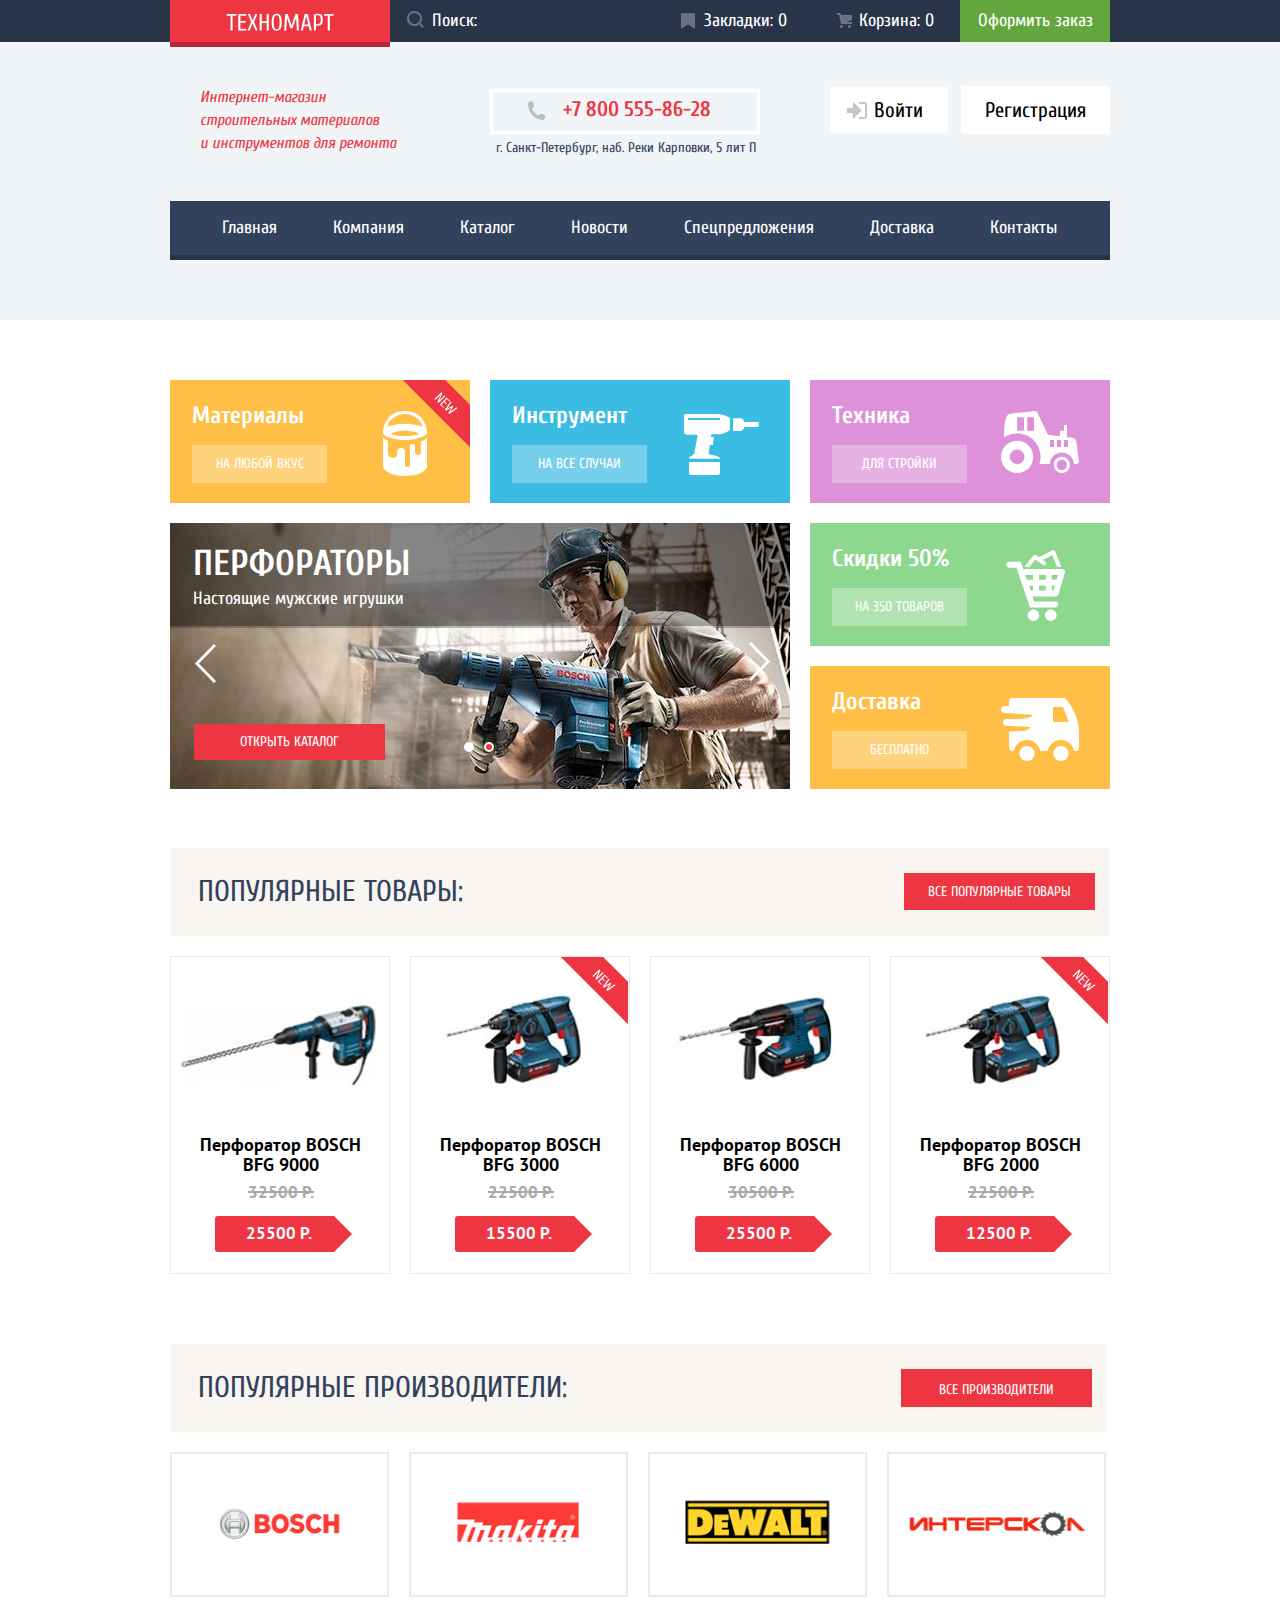
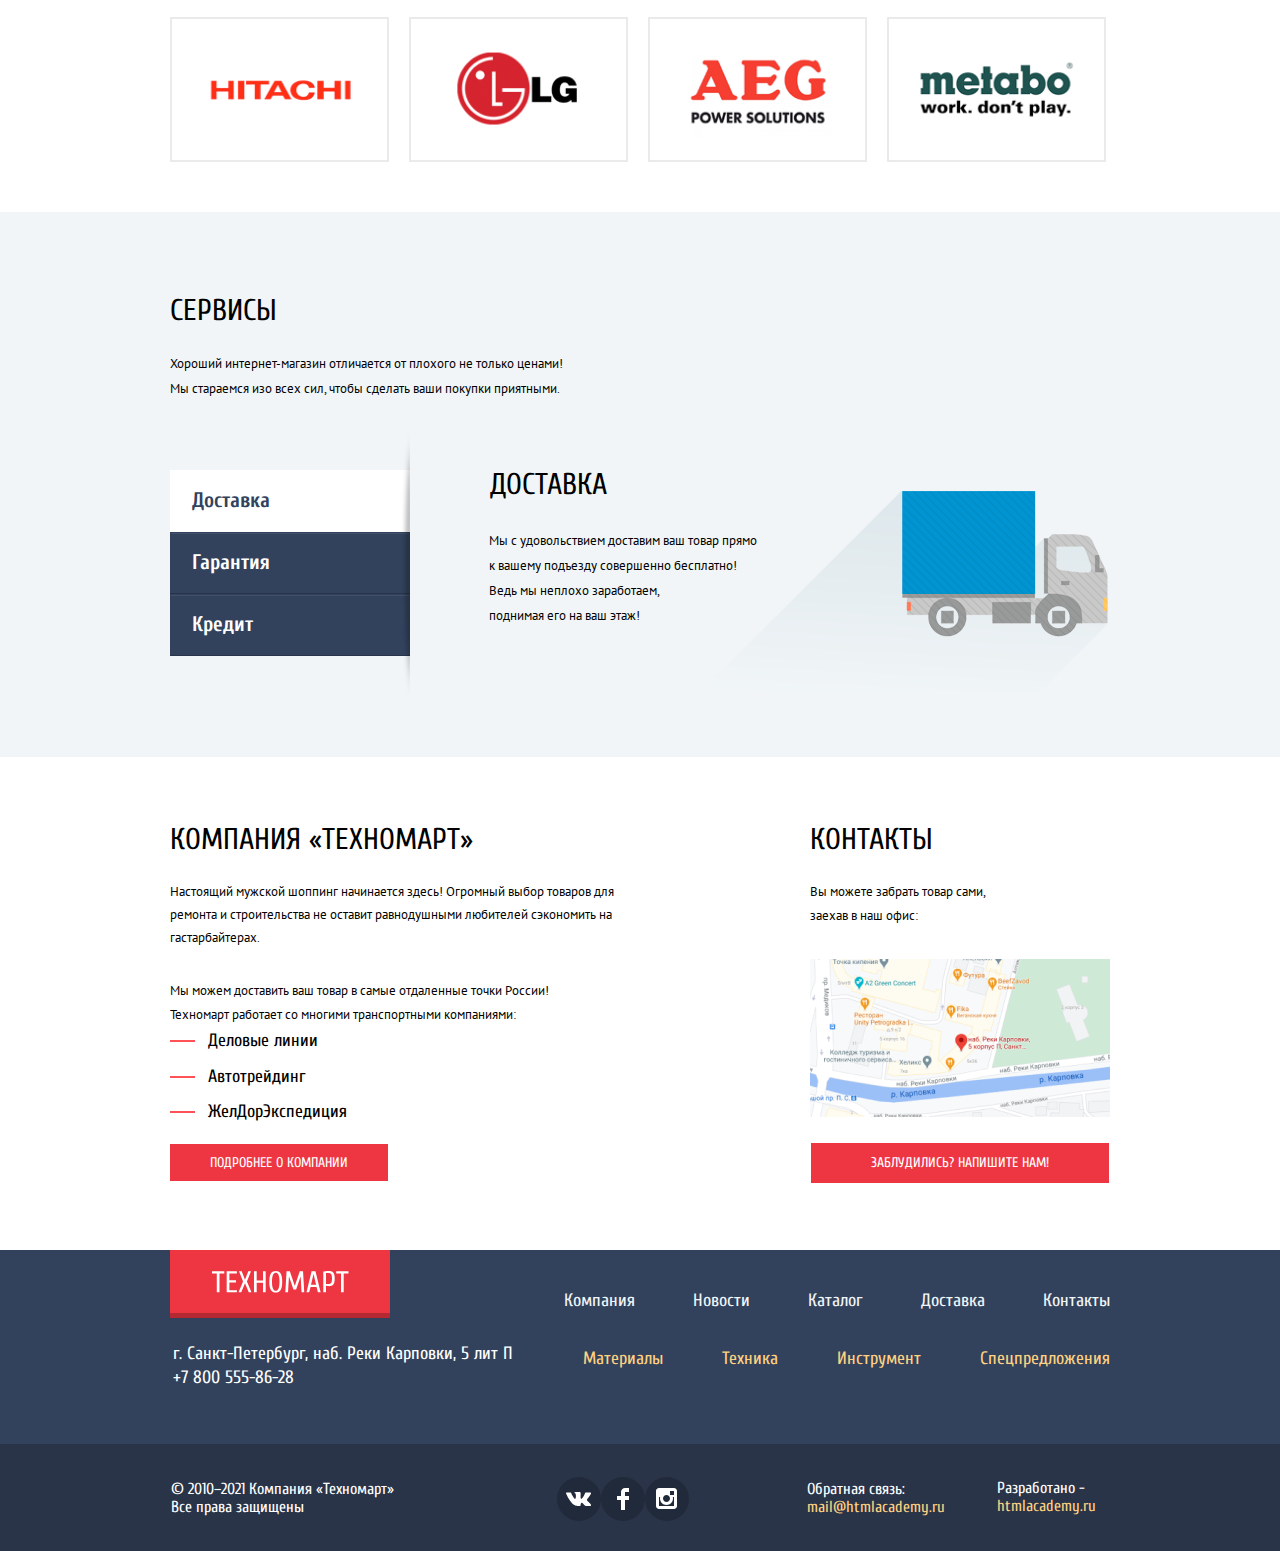
<file: index.html>
<!DOCTYPE html>
<html class="page" lang="ru">
  <head>
    <meta charset="utf-8">
    <title>HTML Academy: Техномарт</title>
    <link rel="preconnect" href="https://fonts.gstatic.com">
    <link
      href="https://fonts.googleapis.com/css2?family=PT+Sans:wght@400;700&display=swap"
      rel="stylesheet">
    <link rel="preconnect" href="https://fonts.gstatic.com">
    <link
      href="https://fonts.googleapis.com/css2?family=Cuprum:ital,wght@0,400;0,700;1,400;1,700&display=swap"
      rel="stylesheet">
    <link href="css/normalize.css" rel="stylesheet">
    <link href="css/style.min.css" rel="stylesheet">
    <link rel="icon" href="favicon.ico" >
    <link rel="icon" href="img/favicon/icon.svg" type="image/svg+xml" >
    <link rel="apple-touch-icon" href="img/favicon/180.png" >
    <link rel="manifest" href="manifest.webmanifest" >
  </head>
  <body class="body">
    <header class="main-header">
      <section class="upper-header">
        <div class="wrapper menu-upper">
          <a class="logo" href="index.html">
            <img
            class="logo-text"
            src="img/other/logo-technomart-transparent.svg"
            alt="Логотип Техномарт"
            width="108"
            height="18"/></a>
          <form class="search">
            <label for="search"></label>
            <input class="search-input" type="search" id="search" placeholder="Поиск:" />
            <button class="search-button" type="submit">Поиск</button>
          </form>
          <a class="menu bookmark" href="blank.html">Закладки: 0</a>
          <a class="menu cart" href="blank.html">Корзина: 0</a>
          <a class="menu catalog-button-green" href="blank.html">Оформить заказ</a>
        </div>
      </section>
      <div class="wrapper middle-header">
        <div class="wrapper company-inf">
          <p class="head-information">
            Интернет-магазин строительных материалов <br>
            и инструментов для ремонта
          </p>
          <div class="address">
            <a class="telephone-number" href="tel:+78005558628" >+7 800 555-86-28</a>
            <p class="text-address">
              г. Санкт-Петербург, наб. Реки Карповки, 5 лит П
            </p>
          </div>
          <div class="entering-buttons">
            <a class="entering enter" href="blank.html">Войти</a>
            <a class="entering registration" href="blank.html">Регистрация</a>
          </div>
        </div>
        <nav class="navigation wrapper">
          <a href="index.html">Главная</a>
          <a href="blank.html">Компания</a>
          <a href="catalog.html">Каталог</a>
          <a href="blank.html">Новости</a>
          <a href="blank.html">Спецпредложения</a>
          <a href="blank.html">Доставка</a>
          <a href="blank.html">Контакты</a>
        </nav>
      </div>
    </header>
    <main>
      <section class="wrapper">
        <div class="grid-blocks">
          <article class="blocks-materials">
            <h3 class="blocks-name">Материалы</h3>
            <a class="blocks-button" href="catalog.html">На любой вкус</a>
            <p class="new"></p>
          </article>
          <article class="blocks-instruments">
            <h3 class="blocks-name">Инструмент</h3>
            <a class="blocks-button" href="catalog.html">На все случаи</a>
          </article>
          <article class="blocks-technicks">
            <h3 class="blocks-name">Техника</h3>
            <a class="blocks-button" href="catalog.html">Для стройки</a>
          </article>
          <div class="slider">
            <article class="slider-perf">
              <header class="slider-perf-title">
                <h3 class="slider-perf-name">Перфораторы</h3>
                <h4 class="slider-perf-subtitle">Настоящие мужские игрушки</h4>
              </header>
              <a class="catalog-button-red btn-catalog" href="catalog.html">Открыть каталог</a>
            </article>
            <article class="slider-drill">
              <header class="slider-drill-title">
                <h3 class="slider-drill-name">Дрели</h3>
                <h4 class="slider-drill-subtitle">Соседям на радость!</h4>
              </header>
              <a class="catalog-button-red btn-catalog" href="catalog.html">Открыть каталог</a>
            </article>
            <div class="controls-arrows">
              <button type="button" class="slider-arrow-left">Назад</button>
              <button type="button" class="slider-arrow-right">Вперёд</button>
            </div>
            <div class="controls-dots">
              <button type="button" class="slider-dot">Переключатель</button>
              <button type="button" class="slider-dot dot-active">Переключатель</button>
            </div>
          </div>
          <article class="blocks-sale">
            <h3 class="blocks-name">Скидки 50%</h3>
            <a class="blocks-button" href="catalog.html">На 350 товаров</a>
          </article>
          <article class="blocks-delivery">
            <h3 class="blocks-name">Доставка</h3>
            <a class="blocks-button" href="catalog.html">Бесплатно</a>
          </article>
        </div>
        <div class="grid-items">
          <header class="header">
            <h2 class="header-name">Популярные товары:</h2>
            <a class="catalog-button-red btn-items" href="catalog.html">Все популярные товары</a>
          </header>
          <article class="catalog-item">
            <div class="card-hover">
              <a class="hover-button hover-buy" href="#">Купить</a>
              <a class="hover-button hover-cart" href="#">В закладки</a>
            </div>
            <a class="catalog-ref" href="blank.html">
              <img
                class="catalog-image"
                src="img/perforators/perf-9000.jpg"
                width="218"
                height="165"
                alt="Перфоратор BOSCH-9000"/>
              <h3 class="catalog-name">
                Перфоратор BOSCH<br />
                BFG 9000
              </h3>
            </a>
            <p class="catalog-old-price">32500 Р.</p>
            <a class="catalog-button-arrow" href="blank.html">25500 р.</a>
          </article>
          <article class="catalog-item">
            <div class="card-hover">
              <a class="hover-button hover-buy" href="#">Купить</a>
              <a class="hover-button hover-cart" href="#">В закладки</a>
            </div>
            <a class="catalog-ref" href="blank.html">
              <div>
                <img
                  class="catalog-image"
                  src="img/perforators/perf-3000.jpg"
                  width="218"
                  height="165"
                  alt="Перфоратор BOSCH-3000"/>
                <p class="catalog-new"></p>
              </div>
              <h3 class="catalog-name">
                Перфоратор BOSCH<br />
                BFG 3000
              </h3>
            </a>
            <p class="catalog-old-price">22500 Р.</p>
            <a class="catalog-button-arrow" href="blank.html">15500 р.</a>
          </article>
          <article class="catalog-item">
            <div class="card-hover">
              <a class="hover-button hover-buy" href="#">Купить</a>
              <a class="hover-button hover-cart" href="#">В закладки</a>
            </div>
            <a class="catalog-ref" href="blank.html">
              <img
                class="catalog-image"
                src="img/perforators/perf-6000.jpg"
                width="218"
                height="165"
                alt="Перфоратор BOSCH-6000"/>
              <h3 class="catalog-name">
                Перфоратор BOSCH<br />
                BFG 6000
              </h3>
            </a>
            <p class="catalog-old-price">30500 Р.</p>
            <a class="catalog-button-arrow" href="blank.html">25500 р.</a>
          </article>
          <article class="catalog-item">
            <div class="card-hover">
              <a class="hover-button hover-buy" href="#">Купить</a>
              <a class="hover-button hover-cart" href="#">В закладки</a>
            </div>
            <a class="catalog-ref" href="blank.html">
              <div>
                <img
                  class="catalog-image"
                  src="img/perforators/perf-2000.jpg"
                  width="218"
                  height="165"
                  alt="Перфоратор BOSCH-2000"/>
                <p class="catalog-new"></p>
              </div>
              <h3 class="catalog-name">
                Перфоратор BOSCH<br />
                BFG 2000
              </h3>
            </a>
            <p class="catalog-old-price">22500 Р.</p>
            <a class="catalog-button-arrow" href="blank.html">12500 р.</a>
          </article>
        </div>
        <div class="grid-producers">
          <header class="header">
            <h2 class="header-name">Популярные производители:</h2>
            <a class="catalog-button-red btn-producers" href="blank.html">Все производители</a>
          </header>
          <a href="blank.html"><img
              class="producers"
              src="img/partners-logo/bosh.png"
              width="220"
              height="145"
              alt="BOSCH"/></a>
          <a href="blank.html"><img
              class="producers"
              src="img/partners-logo/makita.png"
              width="220"
              height="145"
              alt="Makita"/></a>
          <a href="blank.html"><img
              class="producers"
              src="img/partners-logo/dewalt.png"
              width="220"
              height="145"
              alt="DeWalt"/></a>
          <a href="blank.html"><img
              class="producers"
              src="img/partners-logo/interskol.png"
              width="220"
              height="145"
              alt="ИНТЕРСКОЛ"/></a>
          <a href="blank.html"><img
              class="producers"
              src="img/partners-logo/hitachi.png"
              width="220"
              height="145"
              alt="Hitachi"/></a>
          <a href="blank.html"><img
              class="producers"
              src="img/partners-logo/lg.png"
              width="220"
              height="145"
              alt="lg"/></a>
          <a href="blank.html"><img
              class="producers"
              src="img/partners-logo/aeg.png"
              width="220"
              height="145"
              alt="AEG"/></a>
          <a href="blank.html"><img
              class="producers"
              src="img/partners-logo/metabo.png"
              width="220"
              height="145"
              alt="Metabo"/></a>
        </div>
      </section>
      <section class="services">
        <div class="services-main wrapper">
          <div class="services-main-header">
            <h2 class="services-header">Сервисы</h2>
            <p class="services-header-text">
              Хороший интернет-магазин отличается от плохого не только ценами!
              <br />
              Мы стараемся изо всех сил, чтобы сделать ваши покупки приятными.
            </p>
          </div>
          <div class="services-description">
            <div class="services-buttons">
              <button class="services-button service-active" type="button">
                Доставка
              </button>
              <button class="services-button" type="button">Гарантия</button>
              <button class="services-button" type="button">Кредит</button>
            </div>
            <dl class="delivery-dl">
              <dt class="services-header">Доставка</dt>
              <dd class="services-text">
                Мы с удовольствием доставим ваш товар прямо <br />
                к вашему подъезду совершенно бесплатно! <br />Ведь мы неплохо
                заработаем, <br />поднимая его на ваш этаж!
              </dd>
            </dl>
            <dl class="guarantee-dl">
              <dt class="services-header">Гарантия</dt>
              <dd class="services-text">
                Если купленный у нас товар поломается или заискрит, а также в
                случае пожара, спровоцированного его возгоранием, вы всегда
                можете быть уверены в нашей гарантии. Мы обменяем сгоревший
                товар на новый. Дом уж восстановите как-нибудь сами.
              </dd>
            </dl>
            <dl class="credit-dl">
              <dt class="services-header">Кредит</dt>
              <dd class="services-text">
                Залезть в долговую яму стало проще! Кредитные консультанты
                придут вам на помощь.
                <a class="catalog-button-red btn-send" href="blank.html">Отправить заявку</a>
              </dd>
            </dl>
          </div>
        </div>
      </section>
      <section class="contacts wrapper">
        <div>
          <h2 class="contacts-header">Компания «Техномарт»</h2>
          <p class="contacts-paragraph-shopping">
            Настоящий мужской шоппинг начинается здесь! Огромный выбор товаров
            для ремонта и строительства не оставит равнодушными любителей
            сэкономить на гастарбайтерах.
          </p>
          <p class="contacts-paragraph-delivery">
            Мы можем доставить ваш товар в самые отдаленные точки России!
            <br />Техномарт работает со многими транспортными компаниями:
          </p>
          <ul class="list">
            <li class="list-name li-business-lines">Деловые линии</li>
            <li class="list-name li-autotrading">Автотрейдинг</li>
            <li class="list-name li-expedition">ЖелДорЭкспедиция</li>
          </ul>
          <a class="catalog-button-red btn-company" href="blank.html">Подробнее о компании</a>
        </div>
        <div class="service-contacts">
          <h2 class="contacts-header">Контакты</h2>
          <p class="text">
            Вы можете забрать товар сами,<br />заехав в наш офис:
          </p>
          <a href="https://2gis.ru/spb">
          <img
            class="img-map"
            src="img/other/map-small.png"
            alt="Изображение карты"
            width="300"
            height="158"/></a>
          <a class="catalog-button-red btn-contacts" href="blank.html" >Заблудились? Напишите нам!</a>
        </div>
      </section>
    </main>
    <footer class="main-footer">
      <section class="footer-wrapper upper-footer">
        <a class="footer-logo" href="index.html">
          <img
            class="logo-text"
            src="img/other/logo-technomart-transparent.svg"
            alt="Логотип Техномарт"
            width="138"
            height="23"/></a>
        <div class="nav-white">
          <a href="blank.html">Компания</a>
          <a href="blank.html">Новости</a>
          <a href="catalog.html">Каталог</a>
          <a href="blank.html">Доставка</a>
          <a href="blank.html">Контакты</a>
        </div>
      </section>
      <section class="footer-wrapper">
        <p class="text-footer">
          г. Санкт-Петербург, наб. Реки Карповки, 5 лит П <br />+7 800 555-86-28
        </p>
        <div class="nav-yellow">
          <a href="blank.html">Материалы</a>
          <a href="blank.html">Техника</a>
          <a href="blank.html">Инструмент</a>
          <a href="blank.html">Спецпредложения</a>
        </div>
      </section>
      <section class="bottom-footer">
        <section class="wrapper upper-footer">
          <p class="footer-cite">
            &copy; 2010–2021 Компания «Техномарт» <br />Все права защищены
          </p>
          <div class="socials">
            <a class="socials vk" href="#">Вконтакте</a>
            <a class="socials fb" href="#">Фейсбук</a>
            <a class="socials insta" href="#">Инстаграм</a>
          </div>
          <div class="developing">
            <div class="feedback">
              <p class="text-ref">
                Обратная связь:<br />
                <a class="text-ref ref" href="mail@htmlacademy.ru">mail@htmlacademy.ru</a>
              </p>
            </div>
            <div class="developed">
              <p class="text-ref">
                Разработано - <br />
                <a class="text-ref ref" href="https://htmlacademy.ru/intensive/htmlcss">htmlacademy.ru</a>
              </p>
            </div>
          </div>
        </section>
      </section>
    </footer>

    <section class="modal-form">
      <form
        class="form-for-sending"
        action="https://echo.htmlacademy.ru"
        method="post">
        <div class="contacts-form">
          <p class="yourname">
            <label class="title-name" for="appointment-name">Ваше имя</label>
            <input
              class="fill-name"
              id="appointment-name"
              type="text"
              name="name"
              placeholder="Имя Фамилия"/>
          </p>
          <p class="youremail">
            <label class="title-name" for="appointment-email">Ваш e-mail</label>
            <input
              class="fill-email"
              id="appointment-email"
              type="text"
              name="name"
              placeholder="email@example.com"/>
          </p>
        </div>
        <p class="yourletter">
          <label class="title-name" for="appointment-text">Текст письма</label>
          <textarea
            class="fill-text"
            name="comment"
            id="appointment-text"
            rows="5"
            placeholder="В свободной форме"></textarea>
        </p>
      </form>
      <section class="button-form-area">
        <button class="catalog-button-red btn-form-send" type="submit">
          Отправить
        </button>
      </section>
      <button class="close-form" type="button">Закрыть</button>
    </section>
    <section class="modal-map">
      <button class="close-form" type="button">Закрыть</button>
      <iframe src="https://www.google.com/maps/embed?pb=!1m18!1m12!1m3!1d1996.8180266155737!2d30.315192316187943!3d59.968341981886965!2m3!1f0!2f0!3f0!3m2!1i1024!2i768!4f13.1!3m3!1m2!1s0x4696315bc4e8ce61%3A0x74d4f0cbfe1fd995!2z0L3QsNCxLiBQ0LXQutC4INCa0LDRgNC_0L7QstC60LgsIDUg0LrQvtGA0L_Rg9GBINCfLCDQodCw0L3QutGCLdCf0LXRgtC10YDQsdGD0YDQsywgMTk3MDIy!5e0!3m2!1sru!2sru!4v1626601489027!5m2!1sru!2sru" width="600" height="450" style="border:0;" allowfullscreen="" loading="lazy"></iframe>
      <img
        class="img-modal-map"
        src="img/other/bigmap.png"
        alt="г. Санкт-Петербург, наб. Реки Карповки, 5 лит. П"
        width="943"
        height="449"/>
    </section>
    <section class="modal-item-added">
      <section class="item-area">
        <h2 class="item-in-cart">Товар добавлен в корзину!</h2>
      </section>
      <section class="modal-catalog-area">
        <a class="catalog-button-red btn-make-order" href="blank.html"
          >Оформить заказ</a>
        <a class="catalog-button-white btn-cont-buy" href="blank.html">Продолжить покупки</a>
      </section>
      <button class="close-form" type="button">Закрыть</button>
    </section>
    <script src="js/script.min.js"></script>
  </body>
</html>
</file>
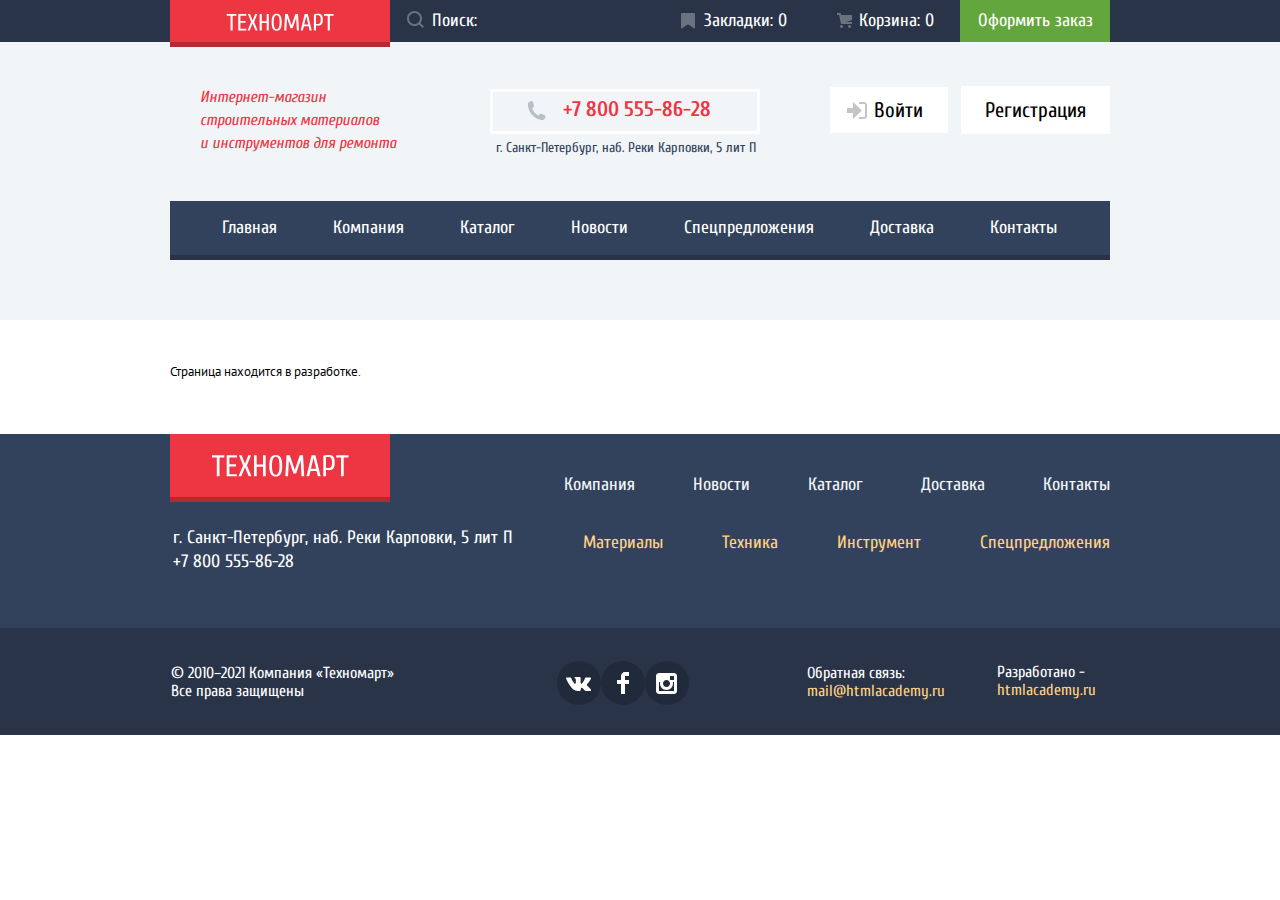
<file: blank.html>
<!DOCTYPE html>
<html class="page" lang="ru">
  <head>
    <meta charset="utf-8">
    <title>HTML Academy: Техномарт</title>
    <link rel="preconnect" href="https://fonts.gstatic.com">
    <link
      href="https://fonts.googleapis.com/css2?family=PT+Sans:wght@400;700&display=swap"
      rel="stylesheet">
    <link rel="preconnect" href="https://fonts.gstatic.com">
    <link
      href="https://fonts.googleapis.com/css2?family=Cuprum:ital,wght@0,400;0,700;1,400;1,700&display=swap"
      rel="stylesheet">
    <link href="css/normalize.css" rel="stylesheet">
    <link href="css/style.min.css" rel="stylesheet">
    <link rel="icon" href="favicon.ico" >
    <link rel="icon" href="img/favicon/icon.svg" type="image/svg+xml" >
    <link rel="apple-touch-icon" href="img/favicon/180.png" >
    <link rel="manifest" href="manifest.webmanifest" >
  </head>
  <body class="body">
    <header class="main-header">
      <section class="upper-header">
        <div class="wrapper menu-upper">
          <a class="logo" href="index.html">
            <img
            class="logo-text"
            src="img/other/logo-technomart-transparent.svg"
            alt="Логотип Техномарт"
            width="108"
            height="18"/></a>
          <form class="search">
            <label for="search"></label>
            <input class="search-input" type="search" id="search" placeholder="Поиск:" />
            <button class="search-button" type="submit">Поиск</button>
          </form>
          <a class="menu bookmark" href="blank.html">Закладки: 0</a>
          <a class="menu cart" href="blank.html">Корзина: 0</a>
          <a class="menu catalog-button-green" href="blank.html">Оформить заказ</a>
        </div>
      </section>
      <div class="wrapper middle-header">
        <div class="wrapper company-inf">
          <p class="head-information">
            Интернет-магазин строительных материалов <br>
            и инструментов для ремонта
          </p>
          <div class="address">
            <a class="telephone-number" href="tel:+78005558628" >+7 800 555-86-28</a>
            <p class="text-address">
              г. Санкт-Петербург, наб. Реки Карповки, 5 лит П
            </p>
          </div>
          <div class="entering-buttons">
            <a class="entering enter" href="blank.html">Войти</a>
            <a class="entering registration" href="blank.html">Регистрация</a>
          </div>
        </div>
        <nav class="navigation wrapper">
          <a href="index.html">Главная</a>
          <a href="blank.html">Компания</a>
          <a href="catalog.html">Каталог</a>
          <a href="blank.html">Новости</a>
          <a href="blank.html">Спецпредложения</a>
          <a href="blank.html">Доставка</a>
          <a href="blank.html">Контакты</a>
        </nav>
      </div>
    </header>
    <main>
      <p class="wrapper">Страница находится в разработке.</p>
    </main>
    <footer class="main-footer">
      <section class="footer-wrapper upper-footer">
        <a class="footer-logo" href="index.html">
          <img
            class="logo-text"
            src="img/other/logo-technomart-transparent.svg"
            alt="Логотип Техномарт"
            width="138"
            height="23"/></a>
        <div class="nav-white">
          <a href="blank.html">Компания</a>
          <a href="blank.html">Новости</a>
          <a href="catalog.html">Каталог</a>
          <a href="blank.html">Доставка</a>
          <a href="blank.html">Контакты</a>
        </div>
      </section>
      <section class="footer-wrapper">
        <p class="text-footer">
          г. Санкт-Петербург, наб. Реки Карповки, 5 лит П <br />+7 800 555-86-28
        </p>
        <div class="nav-yellow">
          <a href="blank.html">Материалы</a>
          <a href="blank.html">Техника</a>
          <a href="blank.html">Инструмент</a>
          <a href="blank.html">Спецпредложения</a>
        </div>
      </section>
      <section class="bottom-footer">
        <section class="wrapper upper-footer">
          <p class="footer-cite">
            &copy; 2010–2021 Компания «Техномарт» <br />Все права защищены
          </p>
          <div class="socials">
            <a class="socials vk" href="#">Вконтакте</a>
            <a class="socials fb" href="#">Фейсбук</a>
            <a class="socials insta" href="#">Инстаграм</a>
          </div>
          <div class="developing">
            <div class="feedback">
              <p class="text-ref">
                Обратная связь:<br />
                <a class="text-ref ref" href="mail@htmlacademy.ru">mail@htmlacademy.ru</a>
              </p>
            </div>
            <div class="developed">
              <p class="text-ref">
                Разработано - <br />
                <a class="text-ref ref" href="https://htmlacademy.ru/intensive/htmlcss">htmlacademy.ru</a>
              </p>
            </div>
          </div>
        </section>
      </section>
    </footer>
  </body>
</html>
</file>
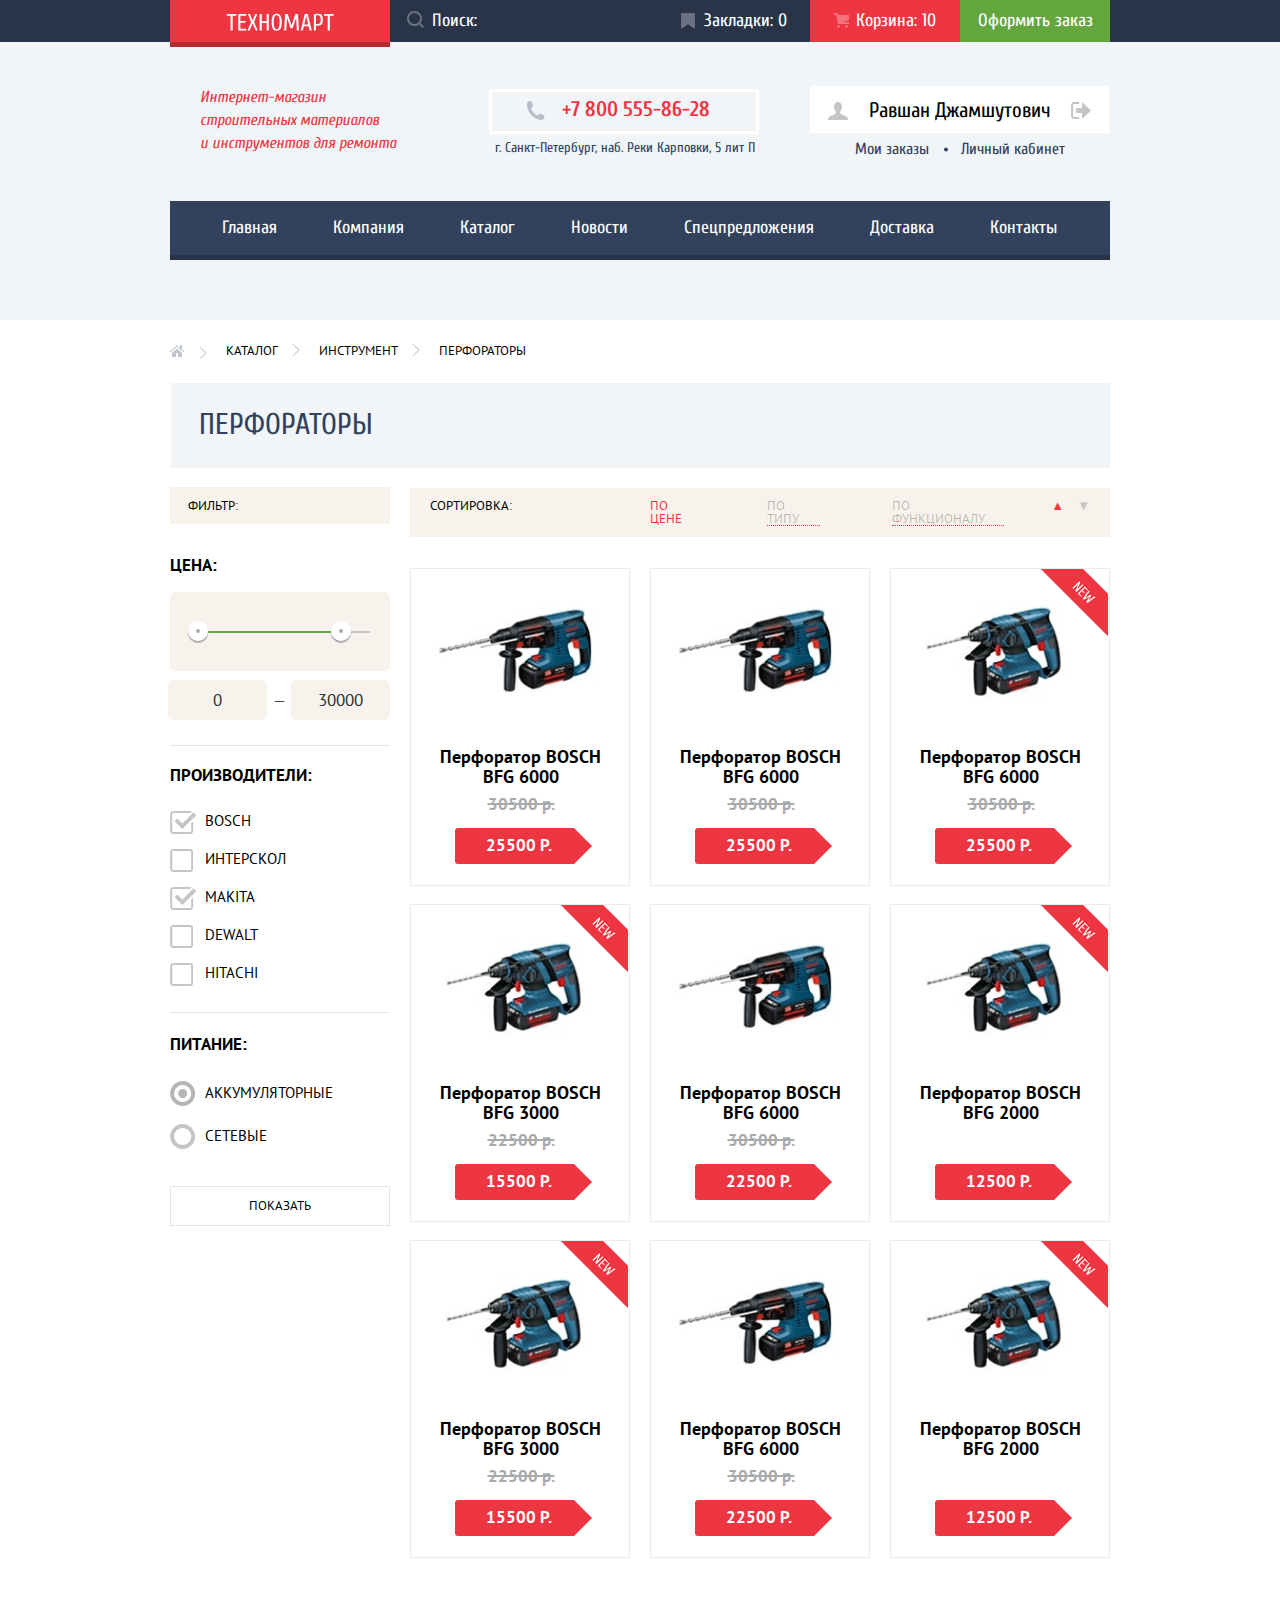
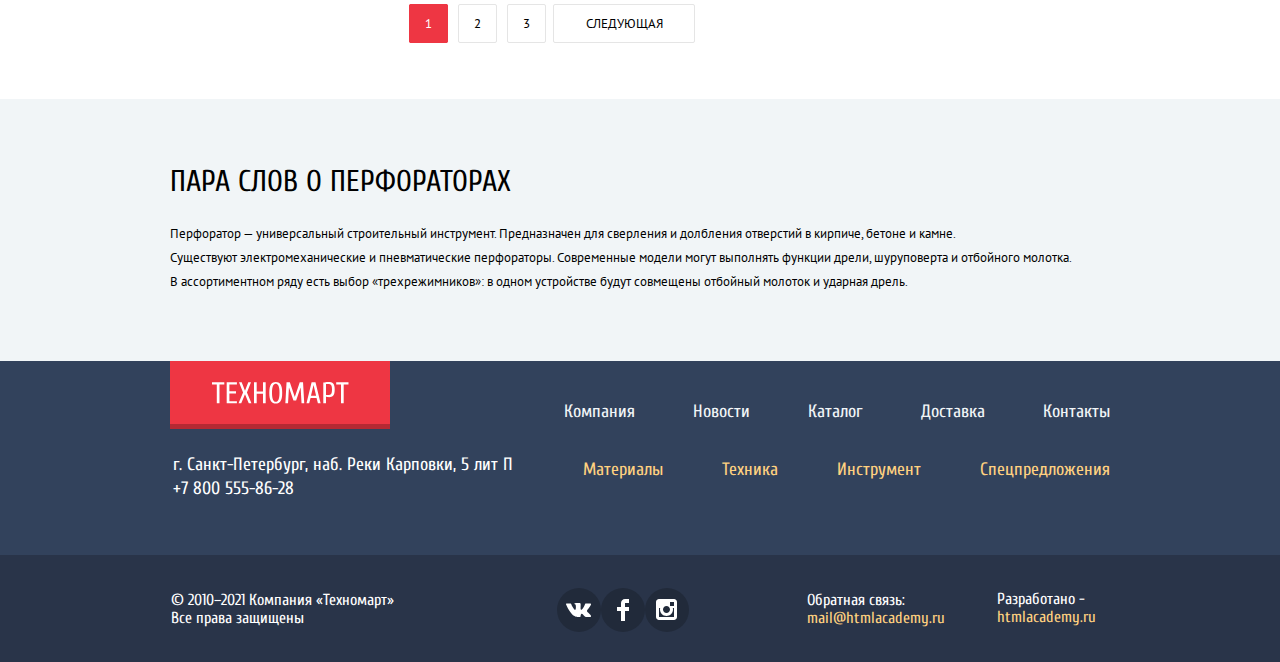
<file: catalog.html>
<!DOCTYPE html>
<html class="page" lang="ru">
  <head>
    <meta charset="utf-8">
    <title>Техномарт: Каталог</title>
    <link rel="preconnect" href="https://fonts.gstatic.com" >
    <link
      href="https://fonts.googleapis.com/css2?family=PT+Sans:wght@400;700&display=swap"
      rel="stylesheet">
    <link rel="preconnect" href="https://fonts.gstatic.com" >
    <link
      href="https://fonts.googleapis.com/css2?family=Cuprum:ital,wght@0,400;0,700;1,400;1,700&display=swap"
      rel="stylesheet">
    <link href="css/normalize.css" rel="stylesheet">
    <link href="css/style.min.css" rel="stylesheet">
    <link rel="icon" href="favicon.ico" >
    <link rel="icon" href="img/favicon/icon.svg" type="image/svg+xml" >
    <link rel="apple-touch-icon" href="img/favicon/180.png" >
    <link rel="manifest" href="manifest.webmanifest" >
  </head>
  <body class="body">
    <header class="main-header">
      <section class="upper-header">
        <div class="wrapper menu-upper">
          <a class="logo" href="index.html">
            <img
            class="logo-text"
            src="img/other/logo-technomart-transparent.svg"
            alt="Логотип Техномарт"
            width="108"
            height="18"/></a>
          <form class="search">
            <label for="search"></label>
            <input class="search-input" type="search" id="search" placeholder="Поиск:" />
            <button class="search-button" type="submit">Поиск</button>
          </form>
          <a class="menu bookmark" href="blank.html">Закладки: 0</a>
          <a class="menu cart-catalog" href="blank.html">Корзина: 10</a>
          <a class="menu catalog-button-green" href="blank.html">Оформить заказ</a>
        </div>
      </section>
      <div class="wrapper middle-header">
        <div class="wrapper company-inf">
          <p class="head-information">
            Интернет-магазин строительных материалов <br> и инструментов для ремонта
          </p>
          <div class="address-catalog">
            <a class="telephone-number" href="tel:+78005558628">+7 800 555-86-28</a>
            <p class="text-address">
              г. Санкт-Петербург, наб. Реки Карповки, 5 лит П
            </p>
          </div>
          <div class="account">
            <a class="entering header-user" href="blank.html">Равшан Джамшутович</a>
            <div class="myorders">
              <a class="user-information" href="blank.html">Мои заказы</a>
              <a class="user-information" href="blank.html">Личный кабинет</a>
            </div>
          </div>
        </div>
        <nav class="navigation wrapper">
          <a href="index.html">Главная</a>
          <a href="blank.html">Компания</a>
          <a href="blank.html">Каталог</a>
          <a href="blank.html">Новости</a>
          <a href="blank.html">Спецпредложения</a>
          <a href="blank.html">Доставка</a>
          <a href="blank.html">Контакты</a>
        </nav>
      </div>
    </header>
    <main>
      <div class="bread-crumbs wrapper">
        <a class="crumbs-home" href="index.html"></a>
        <a href="catalog.html">Каталог</a>
        <a href="catalog.html">Инструмент</a>
        <a href="catalog.html">Перфораторы</a>
      </div>
      <div class="wrapper">
        <header class="catalog-header">
          <h1 class="catalog-main-name">Перфораторы</h1>
        </header>
      </div>
      <div class="wrapper catalog-grid">
        <p class="filter-sort">Фильтр:</p>
        <aside class="aside-panel">
          <form class="aside-form" method="get" action="https://echo.htmlacademy.ru/">
            <div>
              <fieldset class="catalog-filter">
                <legend class="legend-price">Цена:</legend>
                <div class="range-filter">
                  <div class="range-controls">
                    <div class="scale">
                      <div
                        class="bar"
                        style="width: 73%; margin-left: 8%"></div>
                    </div>
                    <div
                      class="toggle toggle-min"
                      tabindex="0"
                      style="left: 8%"></div>
                    <div
                      class="toggle toggle-max"
                      tabindex="0"
                      style="left: 73%"></div>
                  </div>
                  <div class="price-controls">
                    <label class="min-price">
                      <input type="number" name="min-price" value="0" />
                    </label>
                    <span class="dash">&mdash;</span>
                    <label class="max-price">
                      <input type="number" name="max-price" value="30000" />
                    </label>
                  </div>
                </div>
              </fieldset>
              <fieldset class="manufacturers">
                <legend class="legend-price">Производители:</legend>
                <ul class="filter-positions">
                  <li class="filter-option">
                    <input
                      class="visually-hidden filter-input-checkbox"
                      type="checkbox"
                      name="bosh"
                      id="area1"
                      checked/>
                    <label class="filter-items" for="area1">BOSCH</label>
                  </li>
                  <li class="filter-option">
                    <input
                      class="visually-hidden filter-input-checkbox"
                      type="checkbox"
                      name="interscol"
                      id="area2"
                      value="ИНТЕРСКОЛ" />
                    <label class="filter-items" for="area2">ИНТЕРСКОЛ</label>
                  </li>
                  <li class="filter-option">
                    <input
                      class="visually-hidden filter-input-checkbox"
                      type="checkbox"
                      name="makite"
                      id="area3"
                      checked
                      value="MAKITA" />
                    <label class="filter-items" for="area3">MAKITA</label>
                  </li>
                  <li class="filter-option">
                    <input
                      class="visually-hidden filter-input-checkbox"
                      type="checkbox"
                      name="dewalt"
                      id="area4"
                      value="DEWALT" />
                    <label class="filter-items" for="area4">DEWALT</label>
                  </li>
                  <li class="filter-option">
                    <input
                      class="visually-hidden filter-input-checkbox checkbox-disabled"
                      type="checkbox"
                      name="hitachi"
                      id="area5"
                      value="HITACHI" />
                    <label class="filter-items" for="area5">HITACHI</label>
                  </li>
                </ul>
              </fieldset>
              <fieldset class="head-power">
                <legend class="legend-price">Питание:</legend>
                <ul class="filter-positions">
                  <li class="filter-option net-radio">
                    <input
                      class="visually-hidden filter-input-radio"
                      type="radio"
                      name="battery"
                      id="area6"
                      checked
                      value="Аккумуляторные" />
                    <label class="filter-items" for="area6"
                      >Аккумуляторные</label>
                  </li>
                  <li class="filter-option battery-radio">
                    <input
                      class="visually-hidden filter-input-radio"
                      type="radio"
                      name="battery"
                      id="area7"
                      value="Сетевые"/>
                    <label class="filter-items" for="area7">Сетевые</label>
                  </li>
                </ul>
              </fieldset>
              <button class="filter-show" type="submit">Показать</button>
            </div>
          </form>
        </aside>
        <p class="sort">
          Сортировка:
          <a class="sort-price active-price" href="#">По цене</a>
          <a class="type" href="#">По типу</a>
          <a class="function" href="#">По функционалу</a>
          <a class="arrow-up arrow-up-active " href="#"></a>
          <a class="arrow-down" href="#"></a>
        </p>
        <article class="catalog-item">
          <div class="card-hover">
            <a class="hover-button hover-buy" href="#">Купить</a>
            <a class="hover-button hover-cart" href="#">В закладки</a>
          </div>
          <a class="catalog-ref" href="blank.html">
            <img
              class="catalog-image"
              src="img/perforators/perf-6000.jpg"
              width="218"
              height="165"
              alt="Перфоратор BOSCH-6000" >
          </a>
          <h3 class="catalog-name">Перфоратор BOSCH BFG 6000</h3>
          <p class="catalog-old-price">30500 р.</p>
          <a class="catalog-button-arrow" href="blank.html">25500 Р.</a>
        </article>
        <article class="catalog-item">
           <div class="card-hover">
            <a class="hover-button hover-buy" href="#">Купить</a>
            <a class="hover-button hover-cart" href="#">В закладки</a>
          </div>
          <a class="catalog-ref" href="blank.html">
            <img
              class="catalog-image"
              src="img/perforators/perf-6000.jpg"
              width="218"
              height="165"
              alt="Перфоратор BOSCH-6000">
          </a>
          <h3 class="catalog-name">Перфоратор BOSCH BFG 6000</h3>
          <p class="catalog-old-price">30500 р.</p>
          <a class="catalog-button-arrow" href="blank.html">25500 Р.</a>
        </article>
        <article class="catalog-item catalog-item-active">
          <div class="card-hover">
            <a class="hover-button hover-buy" href="#">Купить</a>
            <a class="hover-button hover-cart" href="#">В закладки</a>
          </div>
          <a class="catalog-ref" href="blank.html">
            <div>
              <img
                class="catalog-image"
                src="img/perforators/perf-3000.jpg"
                width="218"
                height="165"
                alt="Перфоратор BOSCH-3000">
              <p class="catalog-new"></p>
            </div>
          </a>
          <h3 class="catalog-name">Перфоратор BOSCH BFG 6000</h3>
          <p class="catalog-old-price">30500 р.</p>
          <a class="catalog-button-arrow" href="blank.html">25500 Р.</a>
        </article>
        <article class="catalog-item">
          <div class="card-hover">
            <a class="hover-button hover-buy" href="#">Купить</a>
            <a class="hover-button hover-cart" href="#">В закладки</a>
          </div>
          <a class="catalog-ref" href="blank.html">
            <div>
              <img
                class="catalog-image"
                src="img/perforators/perf-3000.jpg"
                width="218"
                height="165"
                alt="Перфоратор BOSCH-3000" >
              <p class="catalog-new"></p>
            </div>
          </a>
          <h3 class="catalog-name">Перфоратор BOSCH BFG 3000</h3>
          <p class="catalog-old-price">22500 р.</p>
          <a class="catalog-button-arrow" href="blank.html">15500 Р.</a>
        </article>
        <article class="catalog-item">
          <div class="card-hover">
            <a class="hover-button hover-buy" href="#">Купить</a>
            <a class="hover-button hover-cart" href="#">В закладки</a>
          </div>
          <a class="catalog-ref" href="blank.html">
            <img
              class="catalog-image"
              src="img/perforators/perf-6000.jpg"
              width="218"
              height="165"
              alt="Перфоратор BOSCH-6000" >
          </a>
          <h3 class="catalog-name">Перфоратор BOSCH BFG 6000</h3>
          <p class="catalog-old-price">30500 р.</p>
          <a class="catalog-button-arrow" href="blank.html">22500 Р.</a>
        </article>
        <article class="catalog-item">
          <div class="card-hover">
            <a class="hover-button hover-buy" href="#">Купить</a>
            <a class="hover-button hover-cart" href="#">В закладки</a>
          </div>
          <a class="catalog-ref" href="blank.html">
            <div>
              <img
                class="catalog-image"
                src="img/perforators/perf-3000.jpg"
                width="218"
                height="165"
                alt="Перфоратор BOSCH-3000" >
              <p class="catalog-new"></p>
            </div>
          </a>
          <h3 class="catalog-name">Перфоратор BOSCH BFG 2000</h3>
          <p class="not-catalog-old-price">30500 р.</p>
          <a class="catalog-button-arrow" href="blank.html">12500 Р.</a>
        </article>
        <article class="catalog-item">
          <div class="card-hover">
            <a class="hover-button hover-buy" href="#">Купить</a>
            <a class="hover-button hover-cart" href="#">В закладки</a>
          </div>
          <a class="catalog-ref" href="blank.html">
            <div>
              <img
                class="catalog-image"
                src="img/perforators/perf-3000.jpg"
                width="218"
                height="165"
                alt="Перфоратор BOSCH-3000" >
              <p class="catalog-new"></p>
            </div>
          </a>
          <h3 class="catalog-name">Перфоратор BOSCH BFG 3000</h3>
          <p class="catalog-old-price">22500 р.</p>
          <a class="catalog-button-arrow" href="blank.html">15500 Р.</a>
        </article>
        <article class="catalog-item">
          <div class="card-hover">
            <a class="hover-button hover-buy" href="#">Купить</a>
            <a class="hover-button hover-cart" href="#">В закладки</a>
          </div>
          <a class="catalog-ref" href="blank.html">
            <img
              class="catalog-image"
              src="img/perforators/perf-6000.jpg"
              width="218"
              height="165"
              alt="Перфоратор BOSCH-6000" >
          </a>
          <h3 class="catalog-name">Перфоратор BOSCH BFG 6000</h3>
          <p class="catalog-old-price">30500 р.</p>
          <a class="catalog-button-arrow" href="blank.html">22500 Р.</a>
        </article>
        <article class="catalog-item">
          <div class="card-hover">
            <a class="hover-button hover-buy" href="#">Купить</a>
            <a class="hover-button hover-cart" href="#">В закладки</a>
          </div>
          <a class="catalog-ref" href="blank.html">
            <div>
              <img
                class="catalog-image"
                src="img/perforators/perf-3000.jpg"
                width="218"
                height="165"
                alt="Перфоратор BOSCH-3000" >
              <p class="catalog-new"></p>
            </div>
          </a>
          <h3 class="catalog-name">Перфоратор BOSCH BFG 2000</h3>
          <p class="not-catalog-old-price">30500 р.</p>
          <a class="catalog-button-arrow" href="blank.html">12500 Р.</a>
        </article>
        <ul class="pagination-list">
          <li class="pagination page-current"><a>1</a></li>
          <li class="pagination"><a href="#">2</a></li>
          <li class="pagination"><a href="#">3</a></li>
          <li class="pagination next-page"><a href="#">Следующая</a></li>
        </ul>
      </div>
      <section class="about-perforators">
        <div class="wrapper">
          <div class="about-perf">
            <h2 class="perf-header">Пара слов о перфораторах</h2>
            <p class="text-about-perf">
              Перфоратор — универсальный строительный инструмент. Предназначен
              для сверления и долбления отверстий в кирпиче, бетоне и камне.
              <br>Существуют электромеханические и пневматические перфораторы.
              Современные модели могут выполнять функции дрели, шуруповерта и
              отбойного молотка. <br>В ассортиментном ряду есть выбор
              «трехрежимников»: в одном устройстве будут совмещены отбойный
              молоток и ударная дрель.
            </p>
          </div>
        </div>
      </section>
    </main>
    <footer class="main-footer">
      <section class="footer-wrapper upper-footer">
        <a class="footer-logo" href="index.html">
          <img
            class="logo-text"
            src="img/other/logo-technomart-transparent.svg"
            alt="Логотип Техномарт"
            width="138"
            height="23"/></a>
        <div class="nav-white">
          <a href="blank.html">Компания</a>
          <a href="blank.html">Новости</a>
          <a href="catalog.html">Каталог</a>
          <a href="blank.html">Доставка</a>
          <a href="blank.html">Контакты</a>
        </div>
      </section>
      <section class="footer-wrapper">
        <p class="text-footer">
          г. Санкт-Петербург, наб. Реки Карповки, 5 лит П <br />+7 800 555-86-28
        </p>
        <div class="nav-yellow">
          <a href="blank.html">Материалы</a>
          <a href="blank.html">Техника</a>
          <a href="blank.html">Инструмент</a>
          <a href="blank.html">Спецпредложения</a>
        </div>
      </section>
      <section class="bottom-footer">
        <section class="wrapper upper-footer">
          <p class="footer-cite">
            &copy; 2010–2021 Компания «Техномарт» <br />Все права защищены
          </p>
          <div class="socials">
            <a class="socials vk" href="#">Вконтакте</a>
            <a class="socials fb" href="#">Фейсбук</a>
            <a class="socials insta" href="#">Инстаграм</a>
          </div>
          <div class="developing">
            <div class="feedback">
              <p class="text-ref">
                Обратная связь:<br />
                <a class="text-ref ref" href="mail@htmlacademy.ru">mail@htmlacademy.ru</a>
              </p>
            </div>
            <div class="developed">
              <p class="text-ref">
                Разработано - <br />
                <a class="text-ref ref" href="https://htmlacademy.ru/intensive/htmlcss">htmlacademy.ru</a>
              </p>
            </div>
          </div>
        </section>
      </section>
    </footer>
    <section class="modal-item-added">
      <section class="item-area">
        <h2 class="item-in-cart">Товар добавлен в корзину!</h2>
      </section>
      <section class="modal-catalog-area">
        <a class="catalog-button-red btn-make-order" href="blank.html"
          >Оформить заказ</a>
        <a class="catalog-button-white btn-cont-buy" href="blank.html">Продолжить покупки</a>
      </section>
      <button class="close-form" type="button">Закрыть</button>
    </section>
  </body>
</html>
</file>
<file: css/style.min.css>
:root{--basic-red:#EE3643;--white:#FFFFFF;--black:#000000;--extra-grey:#32425C;--light-grey:#C5C5C5;--extra-dark:#293449;--green:#63A63E;--grey:#B7BFC8;--extra-light-grey:#F3F7F9;--blue:#3BBCE3;--light-green:#8ED78F;--special-ylellow:#FFBF47;--violet:#DC91D8;--milk:#F9F5F0;--dark-grey:#A9A9A9;--extra-light:#EAEAEA;--background-services:#F1F5F7;--extra-dark-grey:#212A3A;--yellow:#FFD180;--background:#888888;--error:#BA2732;--near-black:#161D29}.body{min-width:960px;font-size:13px;line-height:24px;font-weight:400;color:var(--black);background-color:var(--white);background-position:top center;background-repeat:no-repeat;font-family:"PT Sans",Arial,sans-serif;text-align:left;text-decoration:none}.main-header{background-color:var(--background-services)}.upper-header{background-color:var(--extra-dark)}.wrapper{width:940px;margin-left:auto;margin-right:auto;margin-bottom:50px;display:flex;justify-content:space-between;align-items:center;flex-wrap:wrap}.logo{background-color:var(--basic-red);width:220px;height:32px;margin-bottom:-5px;box-shadow:inset 0 -5px 0 rgba(0,0,0,.24);padding-top:15px}.logo:active{background-color:var(--error)}.logo-text{text-align:center;margin:auto;display:block;margin-top:-2px}.search{font-family:Cuprum,Arial,sans-serif;font-size:18px;color:var(--white);text-align:center;flex-grow:1;position:relative;font-weight:400}.search-input{padding:10px;width:100%;padding-left:42px;background-color:transparent;border:none}.search-button{cursor:pointer;position:absolute;left:17px;top:10px;text-indent:100%;overflow:hidden;padding:0;background:transparent url(../img/other/icon-search.svg) no-repeat 50%;opacity:.3;border:none;width:17px;height:17px}.search-input::placeholder{color:var(--white)}.search-button:hover{opacity:1}.search-input:focus{background-color:var(--white);border:none;outline:0}.search-input:focus+.search-button{background:url(../img/other/icon-search-red.svg) no-repeat 50%;opacity:1}.menu{font-family:Cuprum,Arial,sans-serif;font-size:18px;color:var(--white);text-align:center;text-transform:unset;text-decoration:none;width:150px;margin-top:-2px;margin-bottom:-2px}.bookmark a{text-decoration:none}.bookmark::before{content:'';background:url(../img/other/icon-bookmark.svg) no-repeat;opacity:.3;width:23px;height:20px;display:inline-block;vertical-align:bottom;margin-left:-3px}.bookmark:hover::before{opacity:1}.bookmark:active{background-color:var(--near-black);opacity:.5}.cart-catalog{background-color:var(--basic-red);padding:9px 0}.cart-catalog::before{content:'';background:url(../img/other/cart-white.svg) no-repeat;opacity:.3;width:22px;height:20px;display:inline-block;vertical-align:bottom}.cart-catalog:hover:before{background:url(../img/other/cart-white.svg) no-repeat;opacity:1}.cart-catalog:active{opacity:.5}.cart a{text-decoration:none}.cart::before{content:'';background:url(../img/other/cart-white.svg) no-repeat;opacity:.3;width:22px;height:20px;display:inline-block;vertical-align:bottom}.cart:hover::before{opacity:1}.cart:active{background-color:var(--near-black);opacity:.5}.catalog-button-green{background-color:var(--green);padding:9px 0}.catalog-button-green:hover{background-color:#5fbb2d}.catalog-button-green:active{background-color:var(--green);color:rgba(255,255,255,.5)}.middle-header{margin-bottom:40px;margin-top:-9px}.company-inf{align-items:flex-start;margin-bottom:30px}.head-information{font-family:Cuprum,Arial,sans-serif;font-size:16px;line-height:23px;font-style:italic;color:var(--basic-red);width:197px;margin-left:30px;margin-top:3px}.address{margin-left:27px}.address-catalog{margin-left:46px;margin-top:0}.text-address{font-family:Cuprum,Arial,sans-serif;font-size:14px;line-height:24px;margin:0;color:var(--extra-grey);margin-top:2px;margin-left:2px}.telephone-number{border:3px solid var(--white);box-sizing:border-box;font-family:Cuprum,Arial,sans-serif;font-size:21px;line-height:30px;font-weight:700;color:var(--basic-red);text-transform:uppercase;text-align:center;text-decoration:none;padding:2px 5px 7px 13px;display:block;margin-top:6px;width:270px;margin-left:-4px}.telephone-number::before{content:'';background:url(../img/other/icon-phone.svg) no-repeat;width:20px;height:20px;display:inline-block;vertical-align:middle;padding-right:16px;margin-left:-20px}.text{margin-top:0;line-height:24px;font-weight:400}.entering-buttons{margin-top:15px}.entering{font-family:Cuprum,Arial,sans-serif;font-size:21px;text-align:center;text-transform:unset;background:var(--white);padding:10px 30px;text-decoration:none;color:var(--black)}.enter:hover{color:var(--basic-red)}.enter:focus{color:var(--light-grey)}.registration:hover{color:var(--basic-red)}.registration:active{color:var(--light-grey)}.enter{padding:11px 25px 11px 37px;text-align:center}.enter::before{content:'';background:url(../img/other/icon-login.svg) no-repeat;width:20px;height:20px;display:inline-block;vertical-align:middle;padding-right:7px;margin-left:-20px}.enter:hover::before{background:url(../img/other/icon-login-hover.svg) no-repeat}.enter:active{color:var(--light-grey)}.enter:active::before{background:url(../img/other/icon-login.svg) no-repeat}.registration{padding:12px 24px 12px 24px;margin-left:10px}.navigation{background-color:var(--extra-grey);box-shadow:inset 0 -5px 0 var(--extra-dark);margin-bottom:60px}.navigation a{font-family:Cuprum,Arial,sans-serif;font-size:18px;color:var(--white);padding:15px 24px 20px 27px;text-decoration:none}.navigation a:first-child{margin:0 0 0 25px}.navigation a:last-child{margin:0 29px 0 0}.navigation a:hover{background-color:var(--extra-dark)}.navigation a:active{background-color:#1d2739;color:rgba(255,255,255,.5)}.grid-blocks{display:grid;grid-template-columns:repeat(3,1fr);grid-template-rows:repeat(3,123px);grid-gap:20px;margin-top:20px}.blocks-materials{width:300px;background-color:var(--special-ylellow);background-image:url(../img/other/materials-bucket.svg);background-repeat:no-repeat;background-position:bottom 27px right 43px;position:relative}.new{background-image:url(../img/other/new.svg);background-repeat:no-repeat;width:70px;height:70px;position:absolute;top:0;right:0;margin-top:0}.blocks-instruments{width:300px;background-color:var(--blue);background-repeat:no-repeat;background-image:url(../img/other/instruments-drill-white.svg);background-position:bottom 28px right 31px}.blocks-technicks{width:300px;background-color:var(--violet);background-repeat:no-repeat;background-image:url(../img/other/tech-car-white.svg);background-position:bottom 30px right 31.04px}.slider{grid-row:2/4;grid-column:1/3;position:relative}.slider-perf{background:url(../img/other/slider-perf.png) no-repeat;height:100%}.slider-perf-title{background-color:rgba(0,0,0,.3);padding:4px 0}.slider-perf-name{font-family:Cuprum,Arial,sans-serif;font-size:36px;line-height:36px;font-weight:700;color:var(--white);text-transform:uppercase;margin-top:19px;margin-left:23px;margin-bottom:-2px}.slider-perf-subtitle{font-family:Cuprum,Arial,sans-serif;font-size:18px;font-weight:400;color:var(--white);margin-top:7px;margin-left:23px;margin-bottom:11px}.slider-drill{display:none;background-image:url(../img/other/slider-drill.png);height:100%}.slider-drill-title{display:none;background-color:rgba(0,0,0,.3);padding:4px 0}.slider-drill-name{display:none;font-family:Cuprum,Arial,sans-serif;font-size:36px;line-height:36px;font-weight:700;color:var(--white);text-transform:uppercase;margin-top:19px;margin-left:23px;margin-bottom:-2px}.slider-drill-subtitle{display:none;font-family:Cuprum,Arial,sans-serif;font-size:18px;font-weight:400;color:var(--white);margin-top:7px;margin-left:23px;margin-bottom:11px}.controls-arrows{position:absolute;top:45%;left:14px;width:100%;display:flex;justify-content:space-between;padding:0 10px;box-sizing:border-box}.slider-arrow-right{background:url(../img/other/arrow-slider-right.svg) no-repeat;cursor:pointer;width:22px;height:40px;border:none;text-indent:100%;overflow:hidden;padding:0;margin-right:23px;margin-top:-1px}.slider-arrow-left{background:url(../img/other/arrow-slider-left.svg) no-repeat;cursor:pointer;width:22px;height:40px;border:none;text-indent:100%;overflow:hidden;padding:0}.controls-dots{position:absolute;bottom:26px;left:50%;transform:translateX(-50%)}.slider-dot{text-indent:100%;overflow:hidden;background-color:var(--white);cursor:pointer;border:2px solid var(--white);border-radius:50%;width:10px;height:10px;display:inline-block;padding:0;margin-left:7px;vertical-align:middle;margin-top:-10px}.dot-active{text-indent:100%;overflow:hidden;background-color:var(--basic-red);cursor:pointer;border:2px solid var(--white);border-radius:50%;width:10px;height:10px;display:inline-block;padding:0;margin-right:9px;vertical-align:middle;margin-top:-10px}.catalog-button-red{background:var(--basic-red);font-family:Cuprum,Arial,sans-serif;font-size:14px;line-height:18px;color:var(--white);text-transform:uppercase;text-decoration:none}.catalog-button-red:hover{background-color:#ca2c37}.catalog-button-red:active{background-color:var(--error)}.btn-catalog{float:left;margin:98px 1px 1px 24px;padding:9px 46px}.btn-catalog:hover{background-color:#ca2c37}.btn-catalog:active{background-color:var(--error)}.blocks-sale{width:300px;background-color:var(--light-green);background-repeat:no-repeat;background-image:url(../img/other/sale50-cart-white.svg);background-position:bottom 25px right 45px}.blocks-name{font-family:Cuprum,Arial,sans-serif;font-size:24px;line-height:30x;font-weight:700;color:var(--white);margin:24px 22px}.blocks-button{font-family:Cuprum,Arial,sans-serif;font-size:14px;line-height:18px;color:var(--white);text-transform:uppercase;text-align:center;text-decoration:none;background:rgba(255,255,255,.3);padding:10px 0;width:135px;display:inline-block;vertical-align:baseline;margin-left:22px;margin-top:-8px}.blocks-button:hover{background:rgba(197,197,197,.3)}.blocks-button:active{background:rgba(169,169,169,.3)}.blocks-delivery{background-color:var(--special-ylellow);background-repeat:no-repeat;background-image:url(../img/other/delivery-car-white.svg);background-position:bottom 28px right 31px}.grid-items{display:grid;grid-gap:20px;margin-top:59px;grid-template-columns:repeat(4,220px)}.header{background-color:var(--milk);grid-column:1/5}.header-name{font-family:Cuprum,Arial,sans-serif;font-size:30px;line-height:30px;text-transform:uppercase;grid-row:1/2;grid-column:1/5;margin:29px 28px;float:left;color:var(--extra-grey);font-weight:400}.btn-items{float:right;margin:25px 15px 3px 1px;padding:10px 24px 9px}.catalog-item{background-color:var(--white);width:220px;border:1px solid var(--extra-light);box-sizing:border-box;list-style:none;position:relative;padding-bottom:26px}.catalog-item:hover{filter:drop-shadow(0 4px 20px rgba(0, 0, 0, .15))}.catalog-item:hover>.card-hover{opacity:1}.catalog-ref{text-decoration:none}.catalog-item:active>.card-hover{opacity:1}.card-hover{position:absolute;left:0;top:1px;background-color:#fff;opacity:0;padding-left:41px;padding-right:42px;box-sizing:border-box;width:100%}.hover-button{font-family:Cuprum,Arial,sans-serif;font-size:14px;line-height:18px;text-transform:uppercase;text-decoration:none;display:block;text-align:center}.hover-buy{background:var(--green);color:var(--white);margin:38px 0 10px 0;box-shadow:inset 0 -3px 0 #367315;border-radius:2px;padding:10px;position:relative}.hover-buy::before{content:'';background:url(../img/other/cart-white.svg) no-repeat;opacity:.3;width:22px;height:18px;display:inline-block;vertical-align:bottom;margin-left:-10px}.hover-cart{background:var(--white);color:var(--extra-grey);border:3px solid var(--green);box-sizing:border-box;border-radius:2px;margin:10px 0 19px 0;padding:7px}.hover-buy:hover{background-color:#5fbb2d;border-radius:2px}.hover-buy:active{background-color:#518534;border-radius:2px}.hover-cart:hover{border:3px solid #32425c}.hover-cart:active{border:3px solid #32425c;opacity:.5}.catalog-image{box-sizing:border-box;width:218px;height:165px;vertical-align:bottom;margin-top:5px}.catalog-new{background-image:url(../img/other/new.svg);background-repeat:no-repeat;width:70px;height:70px;position:absolute;margin-top:0;top:0;right:0;margin-right:1px}.catalog-name{font-size:18px;font-weight:700;line-height:20px;text-decoration:none;color:var(--black);margin:8px 17px 5px 18px;text-align:center}.catalog-main-name{font-size:30px;font-family:Cuprum,Arial,sans-serif;font-weight:400;text-decoration:none;color:#32425c;margin:9px 0 7px 27px;text-align:left;line-height:30px}.catalog-old-price{font-size:17px;font-weight:700;color:var(--dark-grey);text-align:center;text-decoration:2px line-through;margin:5px 22px 19px 24px}.not-catalog-old-price{font-size:17px;font-weight:700;color:var(--dark-grey);text-align:center;text-decoration:2px line-through;margin:5px 22px 19px 24px;visibility:hidden}.catalog-button-arrow{background:var(--basic-red);font-size:17px;line-height:18px;font-weight:700;color:var(--white);text-transform:uppercase;text-align:center;padding:6px 22px 8px 31px;text-decoration:none;position:relative;border-top-left-radius:3px;margin-left:44px;border-bottom-left-radius:3px}.catalog-button-arrow::after{content:'';width:0;height:0;border:50px solid transparent;border-left-color:var(--basic-red);position:absolute;left:119px;top:0;border-width:18px}.grid-producers{display:grid;grid-gap:20px;margin-top:70px}.btn-producers{float:right;margin:25px 14px 7px 12px;padding:12px 38px 8px}.producers{vertical-align:bottom;background-color:var(--white);width:100%;border:1px solid #eaeaea;box-sizing:border-box;list-style:none}.producers:hover{filter:drop-shadow(0 4px 20px rgba(0, 0, 0, .15))}.producers:active{opacity:.5;filter:drop-shadow(0 4px 20px rgba(0, 0, 0, .15))}.services{background-color:var(--background-services);padding-bottom:38px}.services-main{background-color:var(--background-services);display:grid;grid-template-columns:repeat(3,1fr);grid-template-rows:repeat(1,1fr)}.services-header{font-family:Cuprum,Arial,sans-serif;font-size:30px;line-height:30px;text-transform:uppercase;font-weight:400}.services-header-text{line-height:25px}.services-main-header{grid-column:1/4;margin-bottom:65px;margin-top:59px}.services-button{font-family:Cuprum,Arial,sans-serif;background-color:var(--extra-grey);border:1px solid transparent;color:#fff;cursor:pointer;display:block;width:240px;font-weight:700;height:61px;font-size:21px;text-align:left;margin-top:1px;box-shadow:0 1px 0 #293449,inset 0 1px 0 #405069;padding-left:21px}.service-active{background-color:var(--white);color:var(--extra-grey);box-shadow:0 1px 0 var(--white),inset 0 1px 0 #fff;margin-top:12px}.services-button:hover{background-color:var(--extra-dark);color:#fff}.services-button:active{background-color:var(--white);color:var(--extra-grey)}.services-text{margin:28px -1px;line-height:25px}.services-description{display:flex;align-items:flex-start;margin-top:-21px}.services-buttons{position:relative}.services-buttons::before{content:'';background:url(../img/other/services-line.svg) no-repeat;width:10px;height:279px;position:absolute;top:-33px;right:0}.delivery-dl{margin-left:80px;position:relative;width:300px;margin-top:12px}.delivery-dl::after{content:'';background:url(../img/services/delivery.png) no-repeat;position:absolute;width:470px;height:200px;top:21px;left:150px}.guarantee-dl{display:none;margin-left:80px;position:relative;width:300px;margin-top:0}.guarantee-dl::after{content:'';background:url(../img/services/guarantee.png) no-repeat;position:absolute;width:470px;height:200px;top:29px;left:153px}.credit-dl{display:none;margin-left:80px;position:relative;width:300px;margin-top:0}.credit-dl::after{content:'';background:url(../img/services/credit.png) no-repeat;position:absolute;width:470px;height:200px;top:29px;left:153px}.btn-send{padding:10px 35px;text-align:center;border-radius:3px;border:none}.contacts-header{font-family:Cuprum,Arial,sans-serif;font-size:30px;line-height:30px;text-transform:uppercase;font-weight:400;margin-top:56px}.contacts{display:flex;flex-wrap:nowrap;margin-top:12px;margin-bottom:69px;align-items:stretch}.contacts-paragraph-shopping{line-height:23px}.contacts-paragraph-delivery{margin-top:30px}.service-contacts{margin-left:150px}.list{margin-bottom:20px}.list-name{font-family:Cuprum,Arial,sans-serif;font-size:18px;line-height:30px;list-style:none;background-image:url(../img/other/service-red-line.svg);background-position:0 14px;background-repeat:no-repeat;margin-left:-40px;padding-left:38px}.li-business-lines{margin-top:-14px}.li-autotrading{margin-top:6px}.li-expedition{margin-top:5px}.btn-company{padding:10px 40px 9px;text-align:center;display:inline-block;vertical-align:baseline;margin-top:-3px}.btn-contacts{padding:11px;text-align:center;display:block;margin:-12px 1px;cursor:pointer;border:none}.img-map{margin:18px 0 30px 0;width:300px;height:158px}.main-footer{background-color:var(--extra-grey);margin-bottom:0;margin-top:0}.footer-logo{text-indent:100%;overflow:hidden;background-color:var(--basic-red);width:220px;height:46px;margin-bottom:-4px;box-shadow:inset 0 -5px 0 rgba(0,0,0,.24);padding-top:22px}.logo-text{text-align:center;margin:auto;display:block;margin-top:-2px}.footer-wrapper{width:940px;margin-left:auto;margin-right:auto;margin-bottom:36px;display:flex;justify-content:space-between;align-items:center}.upper-footer{margin-bottom:0;margin-top:0}.nav-white{margin-top:39px}.nav-white a{font-family:Cuprum,Arial,sans-serif;font-size:18px;color:var(--background-services);padding:0 29px;text-decoration:none;margin-left:-3px}.nav-white a:hover{text-decoration:underline;text-decoration-color:var(--background-services)}.nav-white a:active{text-decoration:none;opacity:.5}.nav-white a:last-child{padding:0 0 0 29px}.text-footer{margin-left:3px;font-family:Cuprum,Arial,sans-serif;font-size:18px;color:var(--white);margin-top:28px;min-width:385px}.nav-yellow{margin-top:-3px;margin-left:-3px}.nav-yellow a{font-family:Cuprum,Arial,sans-serif;font-size:18px;color:var(--yellow);padding:0 29px;text-decoration:none;margin-left:-2px}.nav-yellow a:hover{font-family:Cuprum,Arial,sans-serif;font-size:18px;color:var(--yellow);padding:0 29px;text-decoration:underline;text-decoration-color:var(--yellow)}.nav-yellow a:active{font-family:Cuprum,Arial,sans-serif;font-size:18px;color:var(--yellow);padding:0 29px;text-decoration:none;opacity:.5}.nav-yellow a:last-child{padding:0 0 0 29px}.bottom-footer{background-color:var(--extra-dark);margin-bottom:0;height:107px}.footer-cite{font-family:Cuprum,Arial,sans-serif;font-size:16px;line-height:18px;color:var(--white);margin-top:36px;margin-left:1px}.socials{display:flex;flex-direction:row;margin:9px -11px -2px 11px;padding-bottom:0}.vk{width:44px;height:44px;border-radius:50%;background-color:var(--extra-dark-grey);text-indent:100%;overflow:hidden;background-image:url(../img/other/vk.svg);background-repeat:no-repeat;background-position:center}.fb{width:44px;height:44px;border-radius:50%;background-color:var(--extra-dark-grey);text-indent:100%;overflow:hidden;background-image:url(../img/other/fb.svg);background-repeat:no-repeat;background-position:center}.insta{width:44px;height:44px;border-radius:50%;background-color:var(--extra-dark-grey);text-indent:100%;overflow:hidden;background-image:url(../img/other/insta.svg);background-repeat:no-repeat;background-position:center}.vk:hover{background-color:var(--basic-red)}.fb:hover{background-color:var(--basic-red)}.insta:hover{background-color:var(--basic-red)}.vk:active{background-color:var(--basic-red)}.fb:active{background-color:var(--basic-red)}.insta:active{background-color:var(--basic-red)}.text-ref{font-family:Cuprum,Arial,sans-serif;font-size:16px;line-height:18px;color:var(--white)}.ref{color:var(--yellow);text-decoration:none}.ref:hover{color:var(--yellow);text-decoration:underline}.ref:active{color:var(--basic-red);text-decoration:none}.developing{display:flex;flex-wrap:wrap;flex-direction:row;margin:24px 13px 0 0}.feedback{margin-right:52px;margin-top:-4px}.developed{margin-right:1px;margin-top:-5px}.header-user{width:299px;font-family:Cuprum,Arial,sans-serif;font-size:21px;text-align:center;padding:12px 0 11px 0;margin-left:1px;margin-right:1px;display:inline-block;vertical-align:middle;margin-top:-9px}.header-user::before{content:'';background:url(../img/other/icon-user.svg);background-repeat:no-repeat;width:20px;height:20px;display:inline-block;vertical-align:middle;padding-right:21px}.header-user::after{content:'';background:url(../img/other/icon-logout.svg);background-repeat:no-repeat;width:20px;height:20px;display:inline-block;vertical-align:middle;margin-left:20px}.header-user:hover:before{background:url(../img/other/icon-user-hover.svg);background-repeat:no-repeat}.header-user:hover:after{background:url(../img/other/icon-logout-hover.svg);background-repeat:no-repeat}.header-user:active{color:var(--light-grey)}.header-user:active::before{background:url(../img/other/icon-user.svg) no-repeat}.header-user:active::after{background:url(../img/other/icon-logout.svg) no-repeat}.user-information{font-family:Cuprum,Arial,sans-serif;font-size:16px;line-height:18px;color:var(--extra-grey);text-align:left right}.account{display:block;margin-top:12px}.user-information:hover{color:var(--basic-red)}.user-information:focus{color:var(--light-grey)}.myorders{margin-top:5px;margin-left:45px}.myorders a:hover{color:var(--basic-red)}.myorders a:focus{color:var(--light-grey)}.myorders a{text-decoration:none;margin:0 8px 10px 1px}.myorders>a:not(:last-child)::after{content:'';background:url(../img/other/icon-oders.svg);background-repeat:no-repeat;width:5px;height:6px;display:inline-block;vertical-align:middle;margin-left:15px}.bread-crumbs{line-height:18px;text-transform:uppercase;list-style:none;justify-content:flex-start;margin-top:-17px;position:relative;align-items:flex-start}.bread-crumbs a{color:var(--black);text-decoration:none}.crumbs-home{background:url(../img/other/icon-home.svg) no-repeat;width:15px;height:18px;position:relative;text-indent:100%;margin-right:26px;margin-top:2px}.crumbs-home a{vertical-align:top}.bread-crumbs>a:not(:last-child)::after{content:'';background:url(../img/other/arrow-right-small.svg) 50%;background-repeat:no-repeat;width:17px;height:17px;display:inline-block;vertical-align:middle;margin-left:9px;margin-top:-4px}.bread-crumbs a:not(:first-child){margin-left:15px;margin-top:-1px}.catalog-header{width:940px;background-color:var(--background-services);justify-content:left;padding:18px 1px 21px 1px;text-transform:uppercase;font-size:30px;margin:-30px 0 10px 1px}.filter-sort{line-height:1;text-transform:uppercase;background-color:#f7f3ec;padding:12px 18px;margin-top:21px}.sort{line-height:1;text-transform:uppercase;background-color:#f7f3ec;padding:11px 20px;display:flex;grid-column:2/5;justify-content:space-around;margin-right:auto;margin-top:22px}.sort-price{color:rgba(0,0,0,.25);margin:0 0;padding:0;border:none;border-bottom:1px dotted var(--basic-red);text-decoration:none}.type{color:rgba(0,0,0,.25);margin:0 0;padding:0;border:none;border-bottom:1px dotted var(--basic-red);text-decoration:none;margin-left:65px}.type:hover{color:#000;padding:0;border:none;border-bottom:1px solid var(--basic-red);text-decoration:none}.type:active{color:var(--basic-red);text-decoration:none;border:none}.function{color:rgba(0,0,0,.25);margin:0 0;padding:0;border:none;border-bottom:1px dotted var(--basic-red);text-decoration:none;margin-left:72px}.sort-price:hover{color:#000;padding:0;border:none;border-bottom:1px solid var(--basic-red);text-decoration:none}.function:hover{color:#000;padding:0;border:none;border-bottom:1px solid var(--basic-red);text-decoration:none}.sort-price:active{color:var(--basic-red);text-decoration:none;border:none}.active-price{color:var(--basic-red);border-bottom:none;margin-left:138px}.function:active{color:var(--basic-red);text-decoration:none;border:none}a.arrow-up::after{content:'\25b2';color:var(--light-grey)}a.arrow-down::after{content:'\25bc';color:var(--light-grey)}.arrow-down,.arrow-up,.arrow-up-active{text-decoration:none}.arrow-up,.arrow-up-active{margin-left:47px}.arrow-down{margin-left:13px}a.arrow-up:hover::after{content:'\25b2';color:var(--black)}a.arrow-down:hover::after{content:'\25bc';color:var(--black)}a.arrow-up:active::after{content:'\25b2';color:var(--basic-red)}a.arrow-down:active::after{content:'\25bc';color:var(--basic-red)}a.arrow-up-active::after{content:'\25b2';color:var(--basic-red)}.aside-panel{width:220px;background-color:var(--white);line-height:18px;font-weight:700;text-transform:uppercase;grid-row:2/5}.head-manufacterers{font-size:17px;line-height:30x;font-weight:700;text-transform:uppercase;text-align:center}.manufacturers{display:flex;flex-direction:column;border:none;border-bottom:1px solid rgba(0,0,0,.1);padding:0;margin-top:20px;margin-left:0}.head-power{display:flex;flex-direction:column;border:none;padding:0;margin:0;margin-top:22px}.filter-show{font-size:13px;line-height:18px;color:var(--black);text-transform:uppercase;text-decoration:none;padding:10px 78px;text-align:center;display:inline-block;background:#fff;border:1px solid #e5e5e5;box-sizing:border-box;margin-top:11px;vertical-align:bottom}.filter-option{list-style:none;margin-top:5px}.filter-option label{position:relative;display:block;cursor:pointer;user-select:none;padding-left:35px;padding-bottom:15px;font-size:15px;font-weight:400;line-height:18px}.filter-input-checkbox:not(:checked)+label::before{content:"";position:absolute;top:-1px;left:0;width:23px;height:23px;background-image:url(../img/other/checkbox-off.svg);background-repeat:no-repeat;background-position:0 0}.filter-input-checkbox:not(:checked)+label:hover:before{background-image:url(../img/other/checkbox-off-active.svg)}.filter-input-checkbox:checked+label::after{content:"";position:absolute;top:-1px;left:0;width:30px;height:30px;background-image:url(../img/other/checkbox-on.svg);background-repeat:no-repeat;background-position:0 0}.filter-input-checkbox:checked+label:hover:after{background-image:url(../img/other/checkbox-on-active.svg)}.checkbox-disabled+label:disabled:after{background-image:url(../img/other/checkbox-on-disabled.svg)}.visually-hidden{position:absolute;width:1px;height:1px;margin:-1px;border:0;padding:0;white-space:nowrap;clip-path:inset(100%);clip:rect(0 0 0 0);overflow:hidden}.filter-positions{padding-inline-start:0;padding-bottom:2px;margin-top:13px}.filter-input-radio:not(:checked)+label::before{content:"";position:absolute;top:-3px;left:0;width:30px;height:30px;background-image:url(../img/other/radio-off.svg);background-repeat:no-repeat;background-position:0 0}.filter-input-radio:not(:checked)+label:hover:before{background-image:url(../img/other/radio-off-hover.svg)}.filter-input-radio:checked+label::after{content:"";position:absolute;top:-3px;left:0;width:30px;height:30px;background-image:url(../img/other/radio-on.svg);background-repeat:no-repeat;background-position:0 0}.filter-input-radio:checked+label::after{background-image:url(../img/other/radio-on-hover.svg)}.battery-radio{margin-top:10px}.net-radio{margin-top:8px}.catalog-grid{display:grid;column-gap:20px;row-gap:18px;grid-template-columns:repeat(4,1fr);grid-template-rows:repeat(4,auto);align-items:flex-start;flex-wrap:wrap;margin-top:-62px}.about-perforators{background-color:var(--background-services);padding-bottom:3px}.text-about-perf{font-size:13px;margin-bottom:14px}.about-perf{margin-top:43px}.perf-header{font-family:Cuprum,Arial,sans-serif;font-size:30px;line-height:30px;text-transform:uppercase;font-weight:400}.pagination-list{display:flex;flex-wrap:wrap;list-style:none;margin-left:-41px;grid-column:2/5;margin-top:36px}.pagination-list a{text-decoration:none;margin-bottom:59px}.pagination a{color:var(--black);border:1px solid #e5e5e5;background:#fff;box-sizing:border-box;border-radius:2px;margin-right:10px;padding:10px 15px}.pagination a:hover{border:1px solid #c5c5c5}.pagination a:active{border:1px solid var(--basic-red)}.page-current a{background:var(--basic-red);color:var(--white);border-color:var(--basic-red)}.next-page a{padding:10px 31px 10px 32px}.next-page{margin-left:-3px;text-transform:uppercase}.catalog-filter{padding:0;border:none;border-bottom:1px solid rgba(0,0,0,.1);padding-bottom:25px;margin-top:-12px;margin-left:0}.range-filter{width:220px;margin-top:8px}.legend-price{font-size:17px;font-weight:700;text-decoration:none;color:var(--black);margin-bottom:10px;text-align:left}.range-controls{position:relative;height:40px;margin-bottom:9px;padding-top:39px;padding-right:20px;padding-left:20px;background-color:#f7f3ec;border-radius:5px}.range-controls .scale{height:2px;background:#c5c5c5}.range-controls .bar{width:70%;height:2px;background:var(--green)}.toggle-max,.toggle-min{margin-top:-2px}.range-controls .toggle{position:absolute;top:31px;left:0;width:4px;height:4px;padding:0;border:8px solid #fff;background-color:#ababab;border-radius:50%;box-shadow:0 2px 1px 0 #ababab;cursor:pointer}.range-controls .toggle-min{left:18px}.range-controls .toggle-max{left:160px}.price-controls{font-size:17px;display:flex;justify-content:space-between}.min-price{margin-left:-2px}.price-controls input{text-align:center;color:#283136;border:none;border-radius:5px;background:#f7f3ec;font-family:inherit;font-size:inherit;width:95px;height:38px}.price-controls input::-webkit-inner-spin-button,.price-controls input::-webkit-outer-spin-button{-webkit-appearance:none;margin:0}.price-controls input{-moz-appearance:textfield}.dash{color:#444;margin-top:12px;font-size:16px;font-weight:400;margin:11px 5px}.modal-form{position:fixed;left:50%;top:50%;background-color:var(--white);transition:.5s;transform:translate(-50%,-500%);filter:drop-shadow(0 4px 20px rgba(0, 0, 0, .15));border-top:7px solid var(--basic-red);margin-left:-9px}.yourname{display:flex;flex-direction:column;margin-right:20px}.youremail{display:flex;flex-direction:column}.yourletter{display:flex;flex-direction:column;margin-top:0}.form-for-sending{padding:32px 80px 0}.contacts-form{display:flex;justify-content:space-between;margin-top:-7px}.btn-form-send{border:none;padding:9px 150px 11px;margin-left:80px;width:460px}.close-form{background-image:url(../img/other/icon-close.svg);background-repeat:no-repeat;width:23px;height:23px;position:absolute;top:11px;right:11px;margin-top:0;border:none;background-color:transparent;cursor:pointer;font-size:0}.title-name{font-family:Cuprum,Arial,sans-serif;font-size:18px;color:var(--black);text-align:left}.fill-name{margin:11px 0 0 0;border:2px solid var(--light-grey);box-sizing:border-box;border-radius:2px;padding:7px 8px 8px 12px;font-size:13px;color:var(--dark-grey);width:220px;height:38px}.fill-email{margin:11px 0 0 0;border:2px solid var(--light-grey);box-sizing:border-box;border-radius:2px;padding:7px 8px 8px 12px;font-size:13px;color:var(--dark-grey);width:220px;height:38px}.fill-text{width:460px;height:114px;margin:11px 0 0 0;border:2px solid var(--light-grey);box-sizing:border-box;border-radius:2px;padding:7px 8px 8px 12px;font-size:13px;color:var(--dark-grey)}.button-form-area{background-color:#f4f4f4;padding:37px 0;margin-top:37px}.modal-map{position:fixed;left:50%;top:50%;background-color:var(--white);transition:.5s;transform:translate(-50%,-500%);filter:drop-shadow(0 4px 20px rgba(0, 0, 0, .15));border-top:5px solid var(--basic-red)}.img-modal-map{display:none;vertical-align:bottom}.modal-map iframe{border:0;width:943px;height:449px;display:inline-block;vertical-align:bottom}.modal-item-added{display:none;position:fixed;transform:translate(-50%,-50%);left:50%;top:50%;background-color:var(--white);transition:.5s;filter:drop-shadow(0 4px 20px rgba(0, 0, 0, .15));border-top:7px solid var(--basic-red);width:620px;margin-left:17px}.item-in-cart{font-family:Cuprum,Arial,sans-serif;font-size:24px;margin:17px 90px 45px 79px;padding-top:35px;padding-bottom:0}.item-in-cart::before{content:'';background:url(../img/other/icon-mark.svg) no-repeat;width:98px;height:70px;display:inline-block;vertical-align:middle}.item-area{margin:-4px 0 0}.modal-catalog-area{background-color:#f4f4f4;padding:44px 0}.btn-make-order{border:none;padding:11px 46px 11px 47px;margin-left:114px}.btn-cont-buy{border:none;padding:11px 31px 11px 28px;margin-left:10px}.catalog-button-white{background:var(--white);font-family:Cuprum,Arial,sans-serif;font-size:14px;line-height:18px;color:var(--black);text-transform:uppercase;text-decoration:none}.modal-active{transform:translate(-50%,-50%)}
</file>
